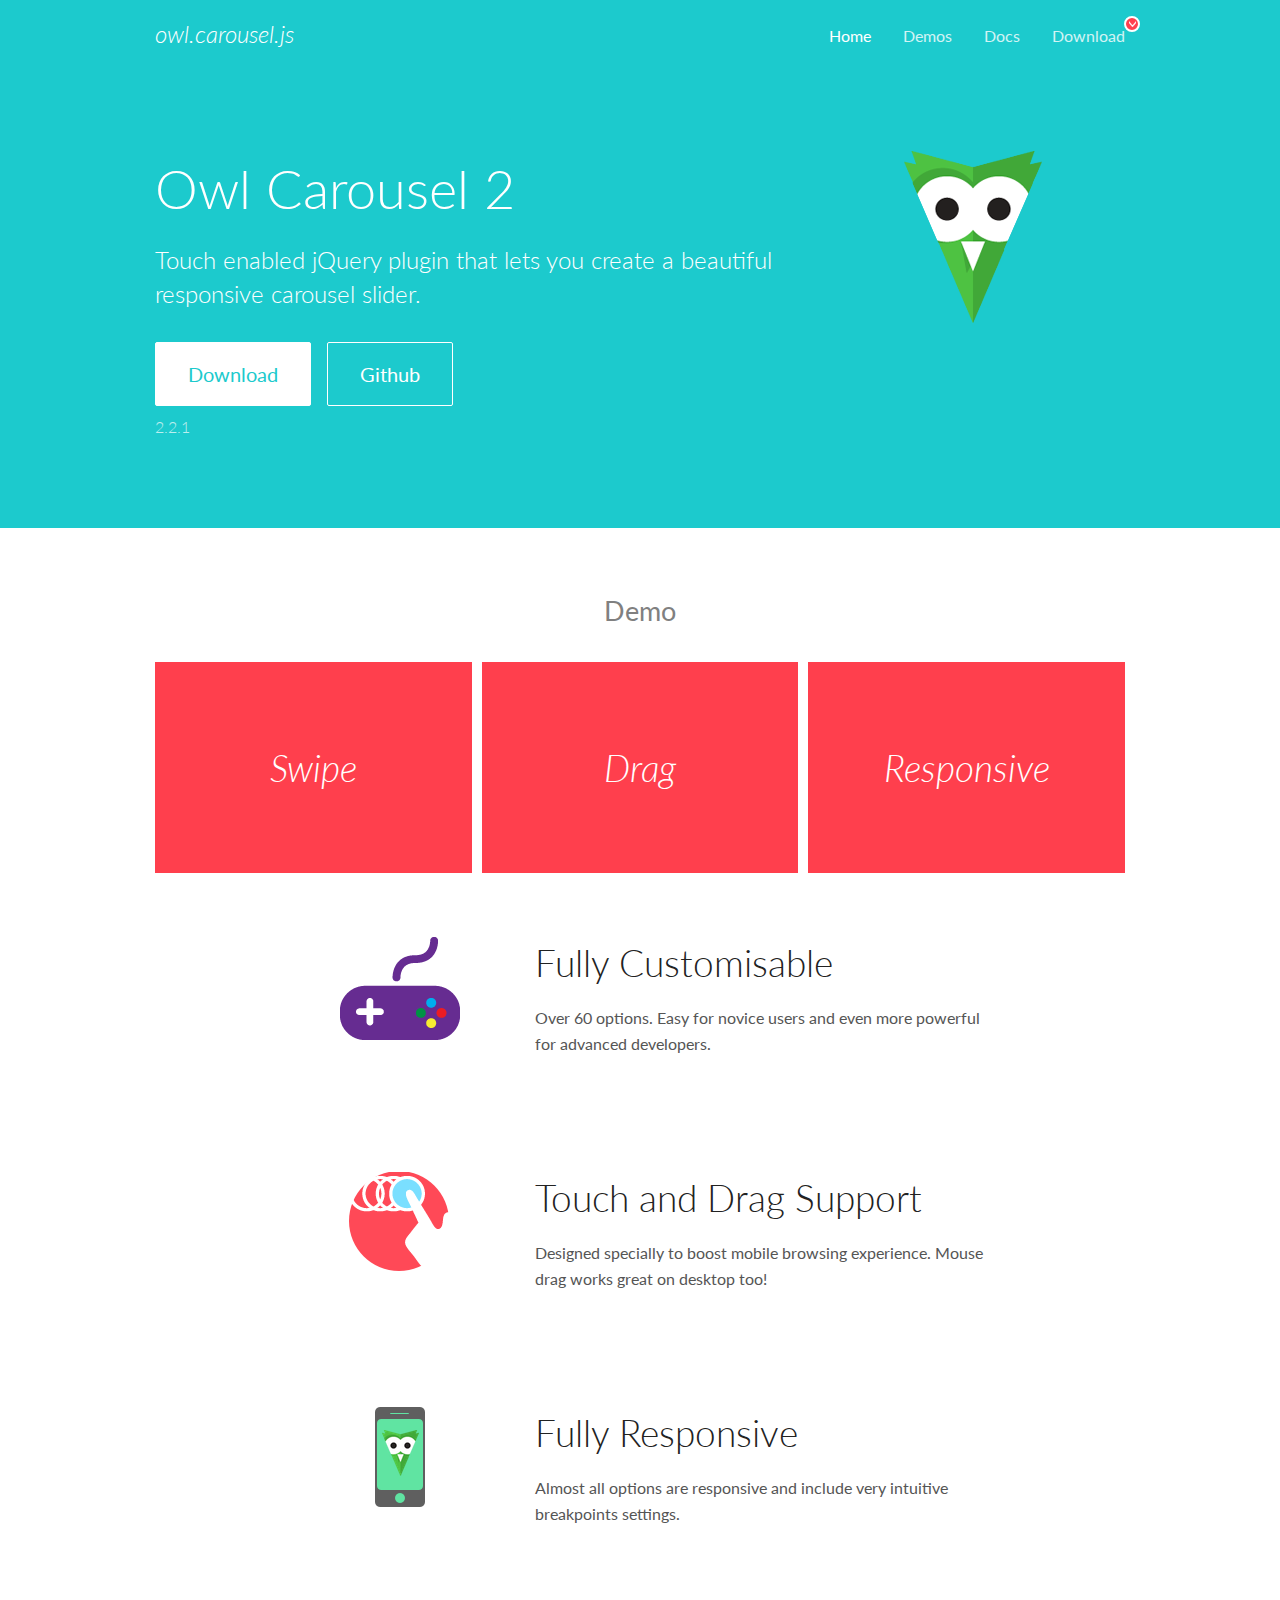
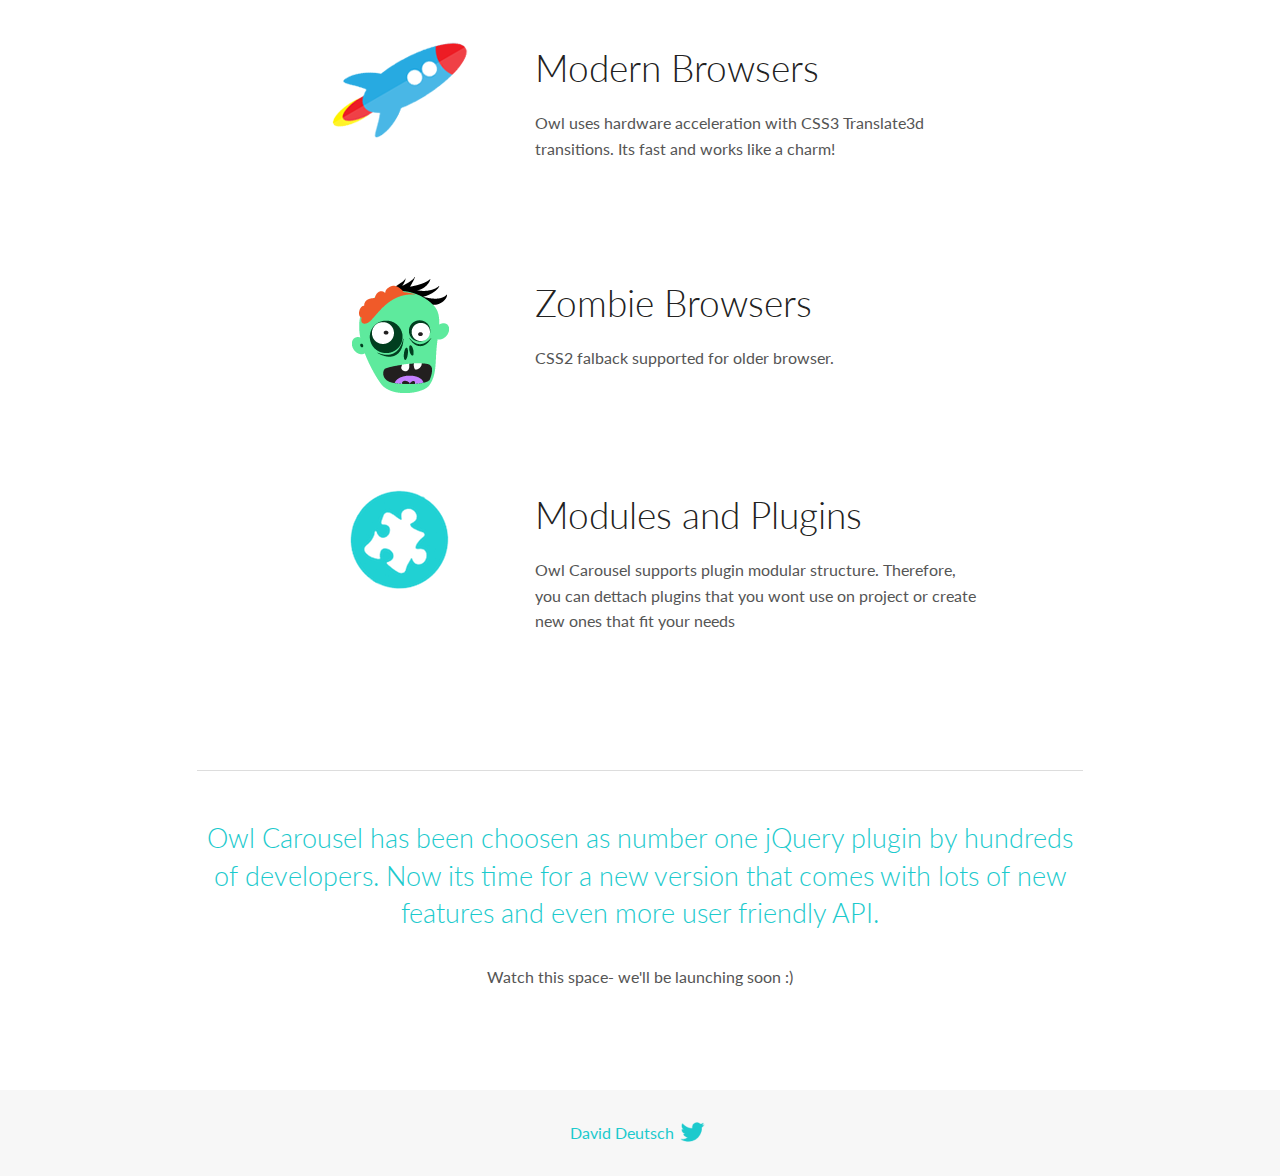
<file: Monica 13_7/vendor/OwlCarousel2-2.2.1/docs/index.html>
<!DOCTYPE html>
<html lang="en">
  <head>

    <!-- head -->
    <meta charset="utf-8">
    <meta name="msapplication-tap-highlight" content="no" />
    <meta name="viewport" content="width=device-width, initial-scale=1.0" />
    <meta name="description" content="Touch enabled jQuery plugin that lets you create beautiful responsive carousel slider.">
    <meta name="author" content="David Deutsch">
    <title>
      Home | Owl Carousel | 2.2.1
    </title>

    <!-- Stylesheets -->
    <link href='https://fonts.googleapis.com/css?family=Lato:300,400,700,400italic,300italic' rel='stylesheet' type='text/css'>
    <link rel="stylesheet" href="assets/css/docs.theme.min.css">

    <!-- Owl Stylesheets -->
    <link rel="stylesheet" href="assets/owlcarousel/assets/owl.carousel.min.css">
    <link rel="stylesheet" href="assets/owlcarousel/assets/owl.theme.default.min.css">

    <!-- HTML5 shim and Respond.js IE8 support of HTML5 elements and media queries -->

    <!--[if lt IE 9]>
      <script src="https://oss.maxcdn.com/libs/html5shiv/3.7.0/html5shiv.js"></script>
      <script src="https://oss.maxcdn.com/libs/respond.js/1.3.0/respond.min.js"></script>
    <![endif]-->

    <!-- Favicons -->
    <link rel="apple-touch-icon-precomposed" sizes="144x144" href="assets/ico/apple-touch-icon-144-precomposed.png">
    <link rel="shortcut icon" href="assets/ico/favicon.png">
    <link rel="shortcut icon" href="favicon.ico">

    <!-- Yeah i know js should not be in header. Its required for demos.-->

    <!-- javascript -->
    <script src="assets/vendors/jquery.min.js"></script>
    <script src="assets/owlcarousel/owl.carousel.js"></script>
  </head>
  <body>

    <!-- header -->
    <header class="header">
      <div class="row">
        <div class="large-12 columns">
          <div class="brand left">
            <h3>
              <a href="/OwlCarousel2/">owl.carousel.js</a> 
            </h3>
          </div>
          <a id="toggle-nav" class="right">
            <span></span> <span></span> <span></span> 
          </a> 
          <div class="nav-bar">
            <ul class="clearfix">
              <li class="active">
                <a href="/OwlCarousel2/index.html">Home</a> 
              </li>
              <li> <a href="/OwlCarousel2/demos/demos.html">Demos</a>  </li>
              <li> <a href="/OwlCarousel2/docs/started-welcome.html">Docs</a>  </li>
              <li>
                <a href="https://github.com/OwlCarousel2/OwlCarousel2/archive/2.2.1.zip">Download</a> 
                <span class="download"></span> 
              </li>
            </ul>
          </div>
        </div>
      </div>
    </header>

    <!-- home panel -->
    <section id="hero">
      <div class="row">
        <div class="large-8 medium-8 columns">
          <h1>Owl Carousel 2</h1>
          <h4>Touch enabled jQuery plugin that lets you create a beautiful responsive carousel slider.</h4>
          <a href="https://github.com/OwlCarousel2/OwlCarousel2/archive/2.2.1.zip" class="hero-button">Download</a> 
          <a href="https://github.com/OwlCarousel2/OwlCarousel2" class="hero-button outline">Github</a> 
          <p>2.2.1</p>
        </div>
        <div class="large-4 medium-4 columns">
          <img class="owl-logo" src="assets/img/owl-logo.png" alt="mr. Owl">
        </div>
      </div>
    </section>

    <!-- body -->
    <div class="home-demo">
      <div class="row">
        <div class="large-12 columns">
          <h3>Demo</h3>
          <div class="owl-carousel">
            <div class="item">
              <h2>Swipe</h2>
            </div>
            <div class="item">
              <h2>Drag</h2>
            </div>
            <div class="item">
              <h2>Responsive</h2>
            </div>
            <div class="item">
              <h2>CSS3</h2>
            </div>
            <div class="item">
              <h2>Fast</h2>
            </div>
            <div class="item">
              <h2>Easy</h2>
            </div>
            <div class="item">
              <h2>Free</h2>
            </div>
            <div class="item">
              <h2>Upgradable</h2>
            </div>
            <div class="item">
              <h2>Tons of options</h2>
            </div>
            <div class="item">
              <h2>Infinity</h2>
            </div>
            <div class="item">
              <h2>Auto Width</h2>
            </div>
          </div>
        </div>
      </div>
    </div>
    <script>
      var owl = $('.owl-carousel');
      owl.owlCarousel({
        margin: 10,
        loop: true,
        responsive: {
          0: {
            items: 1
          },
          600: {
            items: 2
          },
          1000: {
            items: 3
          }
        }
      })
    </script>

    <!-- features -->
    <div id="features">
      <div class="row">
        <div class="small-12 medium-9 small-centered columns">
          <section class="row feature">
            <div class="medium-4 small-12 columns">
              <img src="assets/img/feature-options.png" alt="">
            </div>
            <div class="medium-8 small-12 columns">
              <h2>Fully Customisable</h2>
              <p>Over 60 options. Easy for novice users and even more powerful for advanced developers.</p>
            </div>
          </section>
          <section class="row feature">
            <div class="medium-4 small-12 columns">
              <img src="assets/img/feature-drag.png" alt="">
            </div>
            <div class="medium-8 small-12 columns">
              <h2>Touch and Drag Support</h2>
              <p>Designed specially to boost mobile browsing experience. Mouse drag works great on desktop too!</p>
            </div>
          </section>
          <section class="row feature">
            <div class="medium-4 small-12 columns">
              <img src="assets/img/feature-responsive.png" alt="">
            </div>
            <div class="medium-8 small-12 columns">
              <h2>Fully Responsive</h2>
              <p>Almost all options are responsive and include very intuitive breakpoints settings.</p>
            </div>
          </section>
          <section class="row feature">
            <div class="medium-4 small-12 columns">
              <img src="assets/img/feature-modern.png" alt="">
            </div>
            <div class="medium-8 small-12 columns">
              <h2>Modern Browsers</h2>
              <p>Owl uses hardware acceleration with CSS3 Translate3d transitions. Its fast and works like a charm! </p>
            </div>
          </section>
          <section class="row feature">
            <div class="medium-4 small-12 columns">
              <img src="assets/img/feature-zombie.png" alt="">
            </div>
            <div class="medium-8 small-12 columns">
              <h2>Zombie Browsers</h2>
              <p>CSS2 falback supported for older browser.</p>
            </div>
          </section>
          <section class="row feature">
            <div class="medium-4 small-12 columns">
              <img src="assets/img/feature-module.png" alt="">
            </div>
            <div class="medium-8 small-12 columns">
              <h2>Modules and Plugins</h2>
              <p>Owl Carousel supports plugin modular structure. Therefore, you can dettach plugins that you wont use on project or create new ones that fit your needs</p>
            </div>
          </section>
        </div>
      </div>
    </div>

    <!-- footer -->
    <section id="teaser-text">
      <div class="row">
        <div class="small-12 medium-11 small-centered columns">
          <hr>
          <h3 id="owl-carousel-has-been-choosen-as-number-one-jquery-plugin-by-hundreds-of-developers-now-its-time-for-a-new-version-that-comes-with-lots-of-new-features-and-even-more-user-friendly-api-">Owl Carousel has been choosen as number one jQuery plugin by hundreds of developers. Now its time for a new version that comes with lots of new features and even more user friendly API.</h3>
          <p>Watch this space- we&#39;ll be launching soon :)</p>
        </div>
      </div>
    </section>

    <!-- footer -->
    <footer class="footer">
      <div class="row">
        <div class="large-12 columns">
          <h5>
            <a href="/OwlCarousel2/docs/support-contact.html">David Deutsch</a> 
            <a id="custom-tweet-button" href="https://twitter.com/share?url=https://github.com/OwlCarousel2/OwlCarousel2&text=Owl Carousel - This is so awesome! " target="_blank"></a> 
          </h5>
        </div>
      </div>
    </footer>

    <!-- vendors -->
    <script src="assets/vendors/highlight.js"></script>
    <script src="assets/js/app.js"></script>
  </body>
</html>
</file>
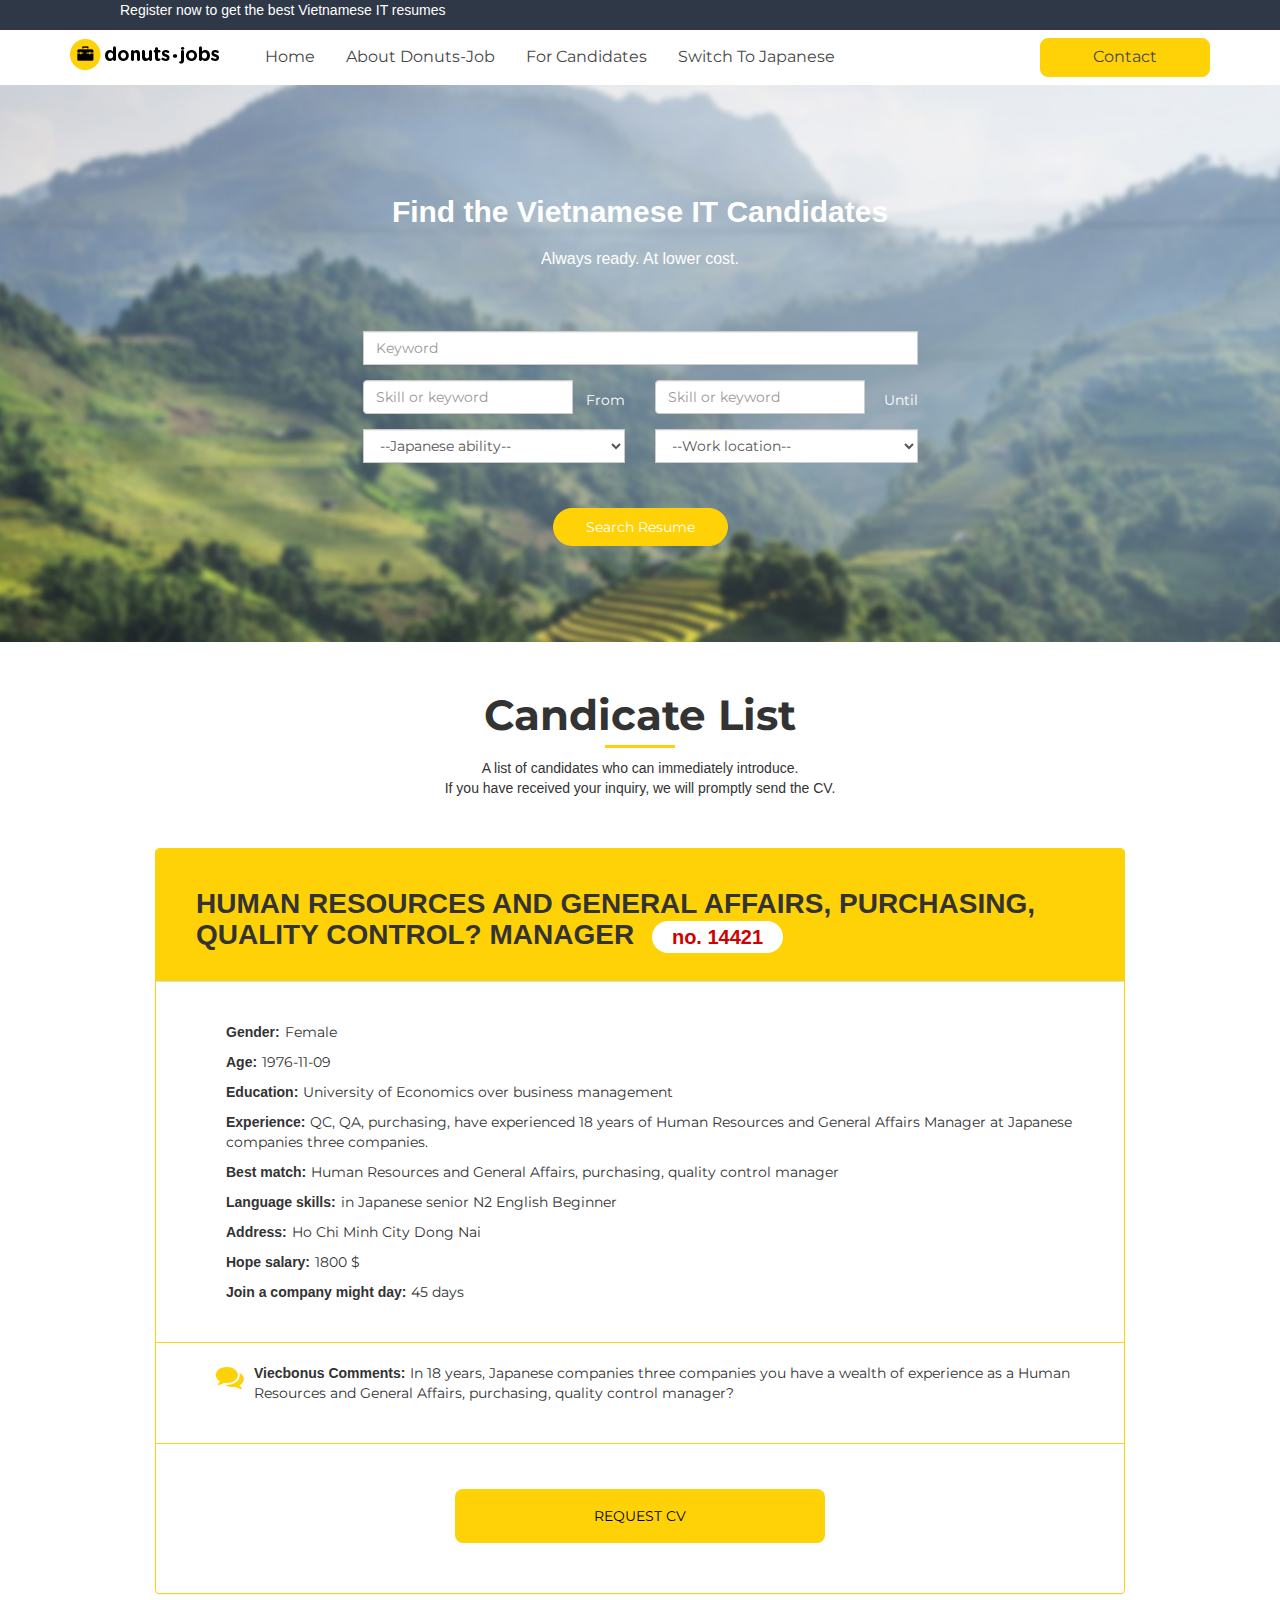
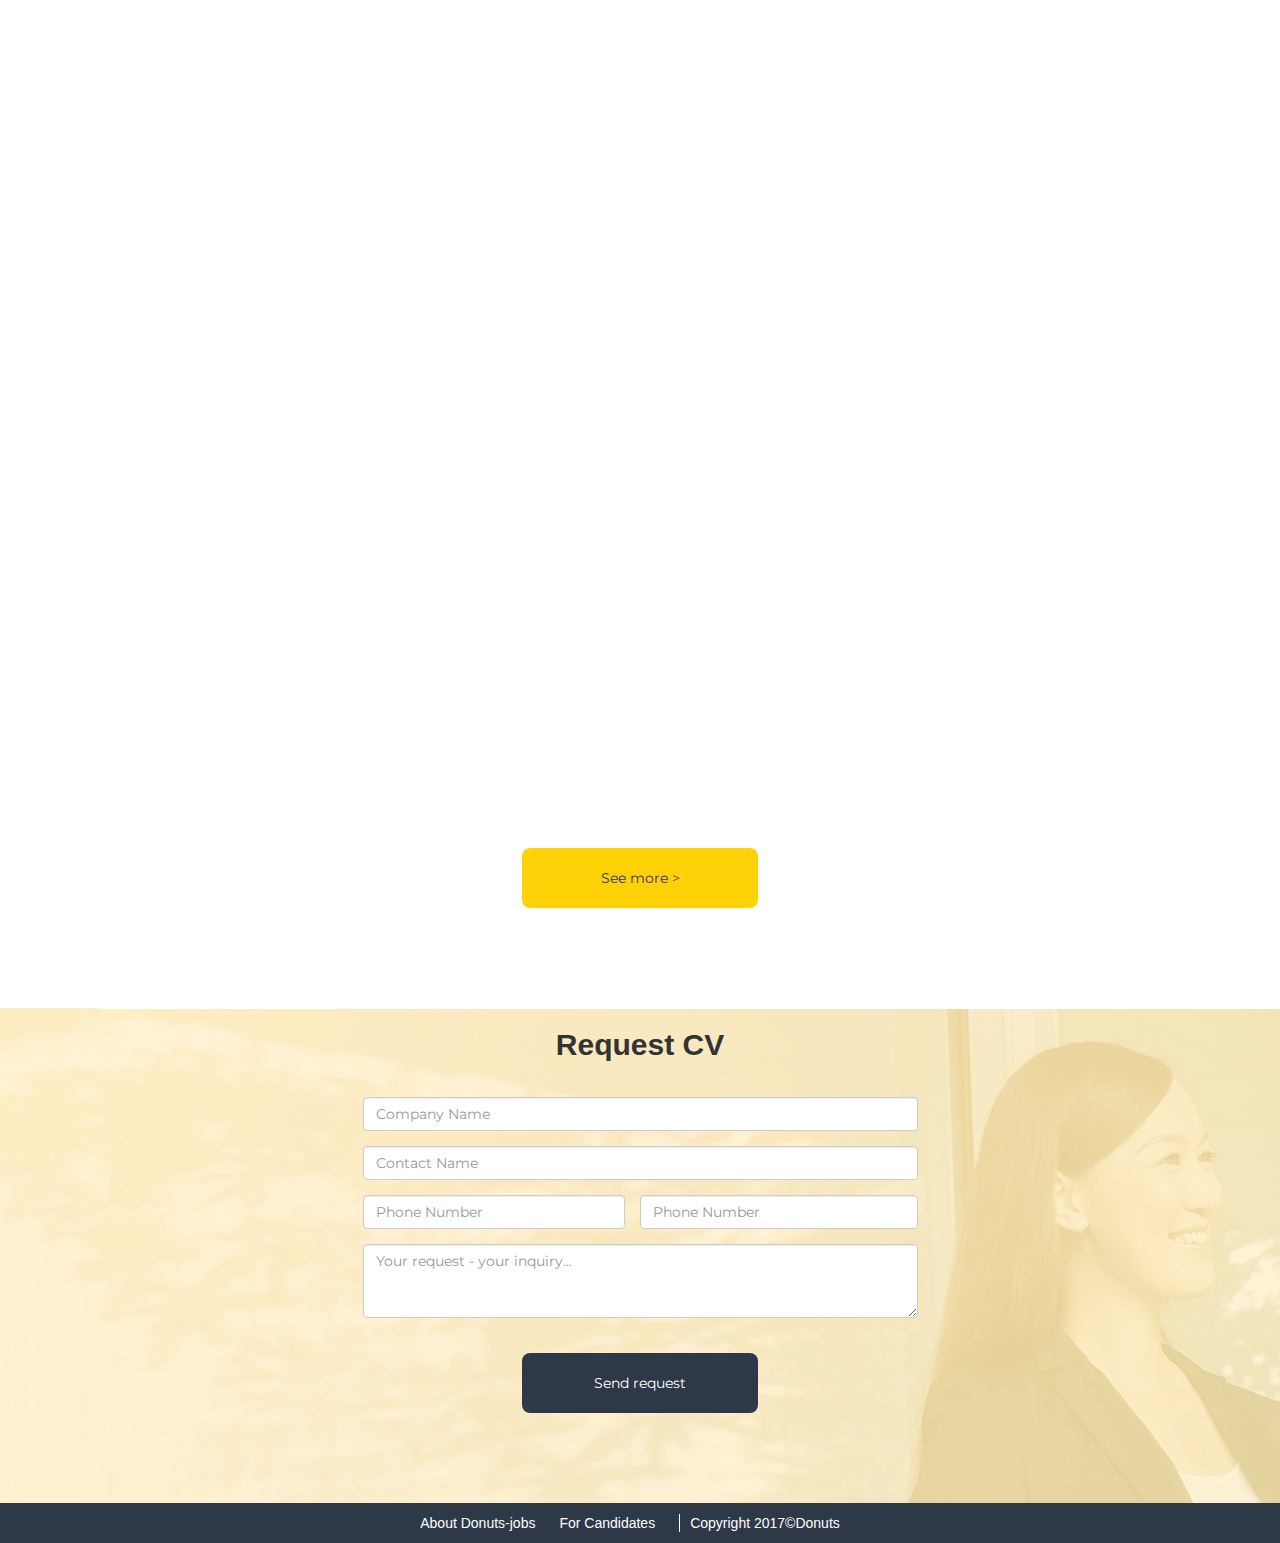
<file: Donuts/cv.html>
<!DOCTYPE html>
<html lang="en">
<head>
    <meta charset="UTF-8">
    <title>Donuts</title>
    <meta name="viewport" content="width=device-width, initial-scale=1.0">
    <link rel="stylesheet" href="vendor/bootstrap/css/bootstrap.min.css">
   <link href="https://fonts.googleapis.com/css?family=Montserrat:100,100i,200,200i,300,300i,400,400i,500,500i,600,600i,700,700i,800,800i,900,900i&amp;subset=vietnamese" rel="stylesheet">
    <link rel="stylesheet" href="vendor/font-awesome/css/font-awesome.min.css">
    <link rel="stylesheet" href="vendor/animate/animate.css">
    <link rel="stylesheet" href="css/cv.css">
    <link rel="stylesheet" href="css/index-responsive.css">
    <script src="vendor/jquery/jquery.min.js"></script>
    <script src="vendor/bootstrap/js/bootstrap.min.js"></script>
    <script src="vendor/owl-carousel/owl.carousel.min.js"></script>
    <script src="vendor/Counter-up-master/jquery.counterup.min.js"></script>
    <script src="vendor/wow/wow.min.js"></script>
    <script src="js/myJS.js"></script>
    <script>
     new WOW().init();
    </script>
</head>
<body>
<header id="header">
    <div class="top_header hidden-xs hidden-sm visible-md visible-lg">
        <div class="container">
            <p><a href="#" title="#">Register now to get the best Vietnamese IT resumes</a></p>
        </div>
    </div> 
    <div class="main_header">
        <div class="container">
            <div class="row">
                <div class="main_header_logo">
                    <div class="col-md-2">
                        <a href="index.html" title="home"><img src="img/Logo_donutsjobs-1-02.png" alt="#" /></a>
                    </div>
                </div>
                <div class="main_header_menu hidden-xs hidden-sm">
                    <div class="col-md-10">
                        <ul>
                            <li><a href="index.html">Home </a></li>
                            <li><a href="#">About Donuts-job</a></li>
                            <li><a href="cv.html">For Candidates</a></li>
                            <li><a href="register.html">Switch to Japanese</a></li>
                        </ul>
                        <button class="btn btn-default btn_contact">Contact</button>
                    </div>                   
                </div>
                <!--Menu mobile-->
                
                <!--End menu mobile-->
            </div>
        </div>
    </div>
    
<!--Menu mobile-->

<!--End mobile-->
</header>
<div class="banner">
    <div class="container">
        <div class="row">
           <div class="col-md-6 col-md-offset-3 col-xs-12">     
            <div class='banner_heading text-center wow zoomIn' data-wow-duration="2s" data-wow-delay="0s">
                <h2 class="banner_heading_title">Find the Vietnamese IT Candidates </h2>
                <p class="banner_heading_sub" >Always ready. At lower cost.</p>
            </div>
            <div class="banner_form wow slideInUp" data-wow-duration="2" data-wow-delay="0.5s">
                <div class="row">
                    <div class="col-md-12">
                        <div class="input-group">
                            <input type="text" class="form-control" placeholder="Keyword">
                        </div>
                    </div>
                </div>
                   <div class="row">
                    <div class="col-md-6">
                        <div class="input-group">
                            <input type="text" class="form-control form-control-custom" placeholder="Skill or keyword"> <span>From</span>
                        </div>
                    </div>
                     <div class="col-md-6">
                        <div class="input-group">
                            <input type="text" class="form-control form-control-custom" placeholder="Skill or keyword"> <span>Until</span>
                        </div>
                    </div>                   
                </div>
                <div class="row">
                    <div class="col-md-6">
                        <div class="input-group">
                          <select class="form-control" id="sel1">
                            <option>--Japanese ability--</option> --Work location--
                            <option>Company  (21-50 employees)</option>
                            <option>Company  (21-50 employees)</option>
                            <option>Company  (21-50 employees)</option>
                          </select>                            
                        </div>
                    </div>
                    <div class="col-md-6">
                         <div class="input-group">
                          <select class="form-control" id="sel1">
                            <option>--Work location--</option> 
                            <option>Company  (21-50 employees)</option>
                            <option>Company  (21-50 employees)</option>
                            <option>Company  (21-50 employees)</option>
                          </select>                            
                        </div>                       
                    </div>
                </div>
                <div class="row">
                    <button class="btn btn-default  btn_searchResume">Search Resume</button>
                </div>
            </div>
            </div>
        </div>
    </div>
</div>

<div class="candicate">
    <div class="container">
        <div class="col-xs-12">
          <div class="candicate_heading text-center">
            <h1>candicate list</h1>
            <p>A list of candidates who can immediately introduce. <br>If you have received your inquiry, we will promptly send the CV. </p>
        </div>
        <div class="row">
                <div class="candicate_panel wow fadeIn" data-wow-duration="3s" data-wow-delay"1s">
                    <div class="panel panel-default">
                      <div class="panel-heading">
                          <h2>Human Resources and General Affairs, purchasing, quality control? Manager <span class="number">no. 14421</span></h2>
                      </div>
                      <div class="panel-body">
                        <p class="panel-content">
                        <p><strong class="title">Gender:</strong>Female</p>
                        <p><strong class="title">Age:</strong>1976-11-09</p>
                        <p><strong class="title">Education:</strong>University of Economics over business management</p> 
                        <p><strong class="title">Experience:</strong>QC, QA, purchasing, have experienced 18 years of Human Resources 
                        and General Affairs Manager at Japanese companies three companies.</p> 
                        <p><strong class="title">Best match:</strong>Human Resources and General Affairs, purchasing, quality control manager</p>
                        <p><strong class="title">Language skills:</strong>in Japanese senior N2 English Beginner</p> 
                        <p><strong class="title">Address:</strong>Ho Chi Minh City Dong Nai</p>
                        <p><strong class="title">Hope salary:</strong>1800 $</p>
                        <p><strong class="title">Join a company might day:</strong>45 days</p> 
                        </p>                   
                      </div>
                      <div class="panel-comment">
                          <div class="panel-commnet-icon">
                              <i class="fa fa-comments" aria-hidden="true"></i>
                          </div>
                          <div class="panel-comment-word">
                            <p><strong class="title">Viecbonus Comments:</strong>In 18 years, Japanese companies three companies you have a wealth of experience as a Human Resources and General Affairs, purchasing, quality control manager?</p>
                          </div>
                      </div>
                      <div class="panel-button">
                          <button class="btn_requestCV">Request CV</button>
                      </div>
                    </div>
                </div>
                <div class="candicate_panel wow fadeIn" data-wow-duration="3s" data-wow-delay"1s">
                    <div class="panel panel-default">
                      <div class="panel-heading">Human Resources and General Affairs, purchasing, quality control? Manager <span class="number">no. 14421</span></div>
                      <div class="panel-body">
                        <p class="panel-content">
                        <p><strong class="title">Gender:</strong>Female</p>
                        <p><strong class="title">Age:</strong>1976-11-09</p>
                        <p><strong class="title">Education:</strong>University of Economics over business management</p> 
                        <p><strong class="title">Experience:</strong>QC, QA, purchasing, have experienced 18 years of Human Resources 
                        and General Affairs Manager at Japanese companies three companies.</p> 
                        <p><strong class="title">Best match:</strong>Human Resources and General Affairs, purchasing, quality control manager</p>
                        <p><strong class="title">Language skills:</strong>in Japanese senior N2 English Beginner</p> 
                        <p><strong class="title">Address:</strong>Ho Chi Minh City Dong Nai</p>
                        <p><strong class="title">Hope salary:</strong>1800 $</p>
                        <p><strong class="title">Join a company might day:</strong>45 days</p> 
                        </p>                   
                      </div>
                      <div class="panel-comment">
                          <div class="panel-commnet-icon">
                              <i class="fa fa-comments" aria-hidden="true"></i>
                          </div>
                          <div class="panel-comment-word">
                            <p><strong class="title">Viecbonus Comments:</strong>In 18 years, Japanese companies three companies you have a wealth of experience as a Human Resources and General Affairs, purchasing, quality control manager?</p>
                          </div>
                      </div>
                      <div class="panel-button">
                          <button class="btn_requestCV">Request CV</button>
                      </div>
                    </div>
                </div>
                <div class="candicate_panel wow fadeIn" data-wow-duration="3s" data-wow-delay"1s">
                    <div class="panel panel-default">
                      <div class="panel-heading">Human Resources and General Affairs, purchasing, quality control? Manager no. 14421</div>
                      <div class="panel-body">
                        <p class="panel-content">
                        <p><strong class="title">Gender:</strong>Female</p>
                        <p><strong class="title">Age:</strong>1976-11-09</p>
                        <p><strong class="title">Education:</strong>University of Economics over business management</p> 
                        <p><strong class="title">Experience:</strong>QC, QA, purchasing, have experienced 18 years of Human Resources 
                        and General Affairs Manager at Japanese companies three companies.</p> 
                        <p><strong class="title">Best match:</strong>Human Resources and General Affairs, purchasing, quality control manager</p>
                        <p><strong class="title">Language skills:</strong>in Japanese senior N2 English Beginner</p> 
                        <p><strong class="title">Address:</strong>Ho Chi Minh City Dong Nai</p>
                        <p><strong class="title">Hope salary:</strong>1800 $</p>
                        <p><strong class="title">Join a company might day:</strong>45 days</p> 
                        </p>                   
                      </div>
                      <div class="panel-comment">
                          <div class="panel-commnet-icon">
                              <i class="fa fa-comments" aria-hidden="true"></i>
                          </div>
                          <div class="panel-comment-word">
                            <p><strong class="title">Viecbonus Comments:</strong>In 18 years, Japanese companies three companies you have a wealth of experience as a Human Resources and General Affairs, purchasing, quality control manager?</p>
                          </div>
                      </div>
                      <div class="panel-button">
                          <button class="btn_requestCV">Request CV</button>
                      </div>
                    </div>
                </div>  
                <div class="candicate_panel wow fadeIn" data-wow-duration="3s" data-wow-delay"1s">
                    <div class="panel panel-default">
                      <div class="panel-heading">Human Resources and General Affairs, purchasing, quality control? Manager no. 14421</div>
                      <div class="panel-body">
                        <p class="panel-content">
                        <p><strong class="title">Gender:</strong>Female</p>
                        <p><strong class="title">Age:</strong>1976-11-09</p>
                        <p><strong class="title">Education:</strong>University of Economics over business management</p> 
                        <p><strong class="title">Experience:</strong>QC, QA, purchasing, have experienced 18 years of Human Resources 
                        and General Affairs Manager at Japanese companies three companies.</p> 
                        <p><strong class="title">Best match:</strong>Human Resources and General Affairs, purchasing, quality control manager</p>
                        <p><strong class="title">Language skills:</strong>in Japanese senior N2 English Beginner</p> 
                        <p><strong class="title">Address:</strong>Ho Chi Minh City Dong Nai</p>
                        <p><strong class="title">Hope salary:</strong>1800 $</p>
                        <p><strong class="title">Join a company might day:</strong>45 days</p> 
                        </p>                   
                      </div>
                      <div class="panel-comment">
                          <div class="panel-commnet-icon">
                              <i class="fa fa-comments" aria-hidden="true"></i>
                          </div>
                          <div class="panel-comment-word">
                            <p><strong class="title">Viecbonus Comments:</strong>In 18 years, Japanese companies three companies you have a wealth of experience as a Human Resources and General Affairs, purchasing, quality control manager?</p>
                          </div>
                      </div>
                      <div class="panel-button">
                          <button class="btn_requestCV">Request CV</button>
                      </div>
                    </div>
                </div>  
                <div class="candicate_panel wow fadeIn" data-wow-duration="3s" data-wow-delay"1s">
                    <div class="panel panel-default">
                      <div class="panel-heading">Human Resources and General Affairs, purchasing, quality control? Manager no. 14421</div>
                      <div class="panel-body">
                        <p class="panel-content">
                        <p><strong class="title">Gender:</strong>Female</p>
                        <p><strong class="title">Age:</strong>1976-11-09</p>
                        <p><strong class="title">Education:</strong>University of Economics over business management</p> 
                        <p><strong class="title">Experience:</strong>QC, QA, purchasing, have experienced 18 years of Human Resources 
                        and General Affairs Manager at Japanese companies three companies.</p> 
                        <p><strong class="title">Best match:</strong>Human Resources and General Affairs, purchasing, quality control manager</p>
                        <p><strong class="title">Language skills:</strong>in Japanese senior N2 English Beginner</p> 
                        <p><strong class="title">Address:</strong>Ho Chi Minh City Dong Nai</p>
                        <p><strong class="title">Hope salary:</strong>1800 $</p>
                        <p><strong class="title">Join a company might day:</strong>45 days</p> 
                        </p>                   
                      </div>
                      <div class="panel-comment">
                          <div class="panel-commnet-icon">
                              <i class="fa fa-comments" aria-hidden="true"></i>
                          </div>
                          <div class="panel-comment-word">
                            <p><strong class="title">Viecbonus Comments:</strong>In 18 years, Japanese companies three companies you have a wealth of experience as a Human Resources and General Affairs, purchasing, quality control manager?</p>
                          </div>
                      </div>
                      <div class="panel-button">
                          <button class="btn_requestCV">Request CV</button>
                      </div>
                    </div>
                </div>                                      
                <button class="btn_seeMore" id="loadMore">See more ></button>                            
            </div>
        </div>                
    </div>
</div>

<div class="request">
    <div class="container">
        <div class="row">
            <div class="col-md-6 col-md-offset-3">
                <h2 class="text-center">Request CV</h2>
                <form action="#">
                    <div class="form-group">
                        <input type="text" class="form-control" placeholder="Company Name">
                    </div>
                    <div class="form-group">
                        <input type="text" class="form-control" placeholder="Contact Name">
                    </div>
                    <div class="col-md-6 number_left">
                        <div class="form-group">
                            <input type="number_format" class="form-control" placeholder="Phone Number">
                        </div>                        
                    </div>
                    <div class="col-md-6 number_right">
                         <div class="form-group">
                            <input type="number_format" class="form-control" placeholder="Phone Number">
                        </div>                          
                    </div>
                    <div class="form-group">
                        <textarea class="form-control" rows="3" placeholder="Your request - your inquiry..."></textarea>
                    </div>             
                </form>
                <button class="btn_sendRequest">Send request</button>
            </div>
        </div>
    </div>
</div>


<footer>
    <ul class="text-center hidden-xs">
        <li><a href="#">About Donuts-jobs </a></li>
        <li><a href="#">For Candidates</a></li>
        <li><a href="#">Copyright 2017©Donuts</a></li>
    </ul>
    
    <div class="footer_mobile text-center visible-xs hidden-sm hidden-md hidden-lg">
        <p>Copyright 2017©Donuts</p>
    </div>
    
    <a href="#" id="return-to-top"><i class="fa fa-arrow-up" aria-hidden="true"></i></a>
</footer>
</body>
</html>
</file>
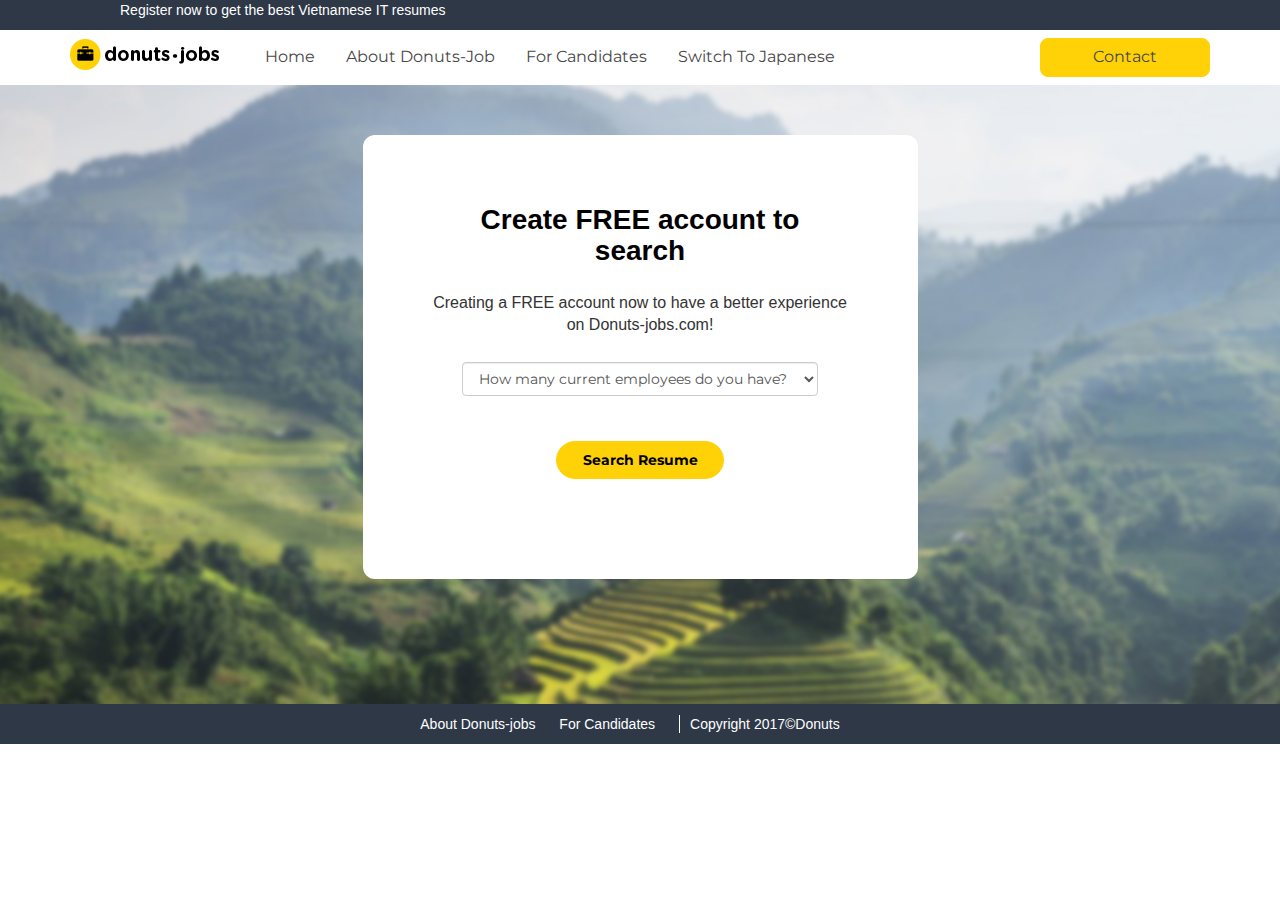
<file: Donuts/register.html>
<!DOCTYPE html>
<html lang="en">
<head>
    <meta charset="UTF-8">
    <title>Donuts - Register</title>
    <meta name="viewport" content="width=device-width, initial-scale=1.0">
    <link rel="stylesheet" href="vendor/bootstrap/css/bootstrap.min.css">
    <link rel="stylesheet" href="vendor/owl-carousel/assets/owl.carousel.min.css">
    <link rel="stylesheet" href="vendor/owl-carousel/assets/owl.theme.default.min.css">
    <link href="https://fonts.googleapis.com/css?family=Montserrat" rel="stylesheet">
    <link rel="stylesheet" href="vendor/font-awesome/css/font-awesome.min.css">
    <link rel="stylesheet" href="vendor/animate/animate.css">
    <link rel="stylesheet" href="css/register.css">
    <link rel="stylesheet" href="css/index-responsive.css">
    
</head>
<body>
<header id="header">
    <div class="top_header hidden-xs hidden-sm visible-md visible-lg">
        <div class="container">
            <p><a href="#" title="#">Register now to get the best Vietnamese IT resumes</a></p>
        </div>
    </div> 
    <div class="main_header">
        <div class="container">
            <div class="row">
                <div class="main_header_logo">
                    <div class="col-md-2">
                        <a href="index.html" title="home"><img src="img/Logo_donutsjobs-1-02.png" alt="#" /></a>
                    </div>
                </div>
                <div class="main_header_menu hidden-xs hidden-sm">
                    <div class="col-md-10">
                        <ul>
                            <li><a href="index.html">Home </a></li>
                            <li><a href="#">About Donuts-job</a></li>
                            <li><a href="cv.html">For Candidates</a></li>
                            <li><a href="register.html">Switch to Japanese</a></li>
                        </ul>
                        <button class="btn btn-default btn_contact">Contact</button>
                    </div>                   
                </div>
                <!--Menu mobile-->
                
                <!--End menu mobile-->
            </div>
        </div>
    </div>
    
<!--Menu mobile-->

<!--End mobile-->
</header>

<div class="banner">
    <div class="container">
        <div class="row">
           <div class="col-md-6 col-md-offset-3 col-xs-12">     
             <div class="banner_box wow bounceInDown" data-wow-duration="2s" data-wow-delay="0.2s">
                 <div class="banner_heading text-center">
                    <h2 class="banner_heading_title">Create FREE account to search </h2>
                    <p class="banner_heading_sub">Creating a FREE account now to have a better experience on Donuts-jobs.com!</p>
                 </div>
                 <div class="banner_form">
                    <div class="row">
                         <div class="form-group">
                              <select class="form-control" id="sel1">
                                <option>How many current employees do you have? </option>
                                <option>Company  (21-50 employees)</option>
                                <option>Company  (21-50 employees)</option>
                                <option>Company  (21-50 employees)</option>
                              </select>
                        </div>                                   
                    </div>
                    <div class="row">
                        <button class="btn btn-default  btn_searchResume">Search Resume</button>
                    </div>
                 </div>
                 <div class="banner_form2">
                    <div class="row">
                        <div class="form-group">
                            <input type="text" class="form-control" placeholder="Your Name">
                        </div>
                         <div class="form-group">
                            <input type="email" class="form-control" placeholder="Email">
                        </div>
                         <div class="form-group">
                            <input type="text" class="form-control" placeholder="Password">
                        </div>                                              
                         <div class="form-group">
                              <select class="form-control" id="sel1">
                                <option>- Your Current Title -  </option>
                                <option>Company  (21-50 employees)</option>
                                <option>Company  (21-50 employees)</option>
                                <option>Company  (21-50 employees)</option>
                              </select>
                        </div>                                   
                    </div>
                    <div class="row">
                        <button class="btn btn-default  btn_searchResume">CONTINUE</button>
                    </div>
                 </div>                                  
             </div>
        </div>
    </div>
</div>
</div>





<footer>
    <ul class="text-center hidden-xs">
        <li><a href="#">About Donuts-jobs </a></li>
        <li><a href="#">For Candidates</a></li>
        <li><a href="#">Copyright 2017©Donuts</a></li>
    </ul>
    
    <div class="footer_mobile text-center visibile-xs hidden-sm hidden-md hidden-lg">
        <p>Copyright 2017©Donuts</p>
    </div>
</footer>

<script src="vendor/jquery/jquery.min.js"></script>
<script src="vendor/bootstrap/js/bootstrap.min.js"></script>
<script src="vendor/owl-carousel/owl.carousel.min.js"></script>
<script src="vendor/Counter-up-master/jquery.counterup.min.js"></script>
<script src="vendor/wow/wow.min.js"></script>
<script src="js/myJS.js"></script>
    <script>
     new WOW().init();
    </script>
</body>
</html>
</file>
<file: Donuts/css/cv.css>
* {
    padding: 0;
    margin: 0;
}

html, body {
    font-family: 'Montserrat', sans-serif;
    font-size: 14px;
}
    

.top_header {
    padding-left: 100px;
    background: #2e3847;
}

.top_header a {
    color: #fff;
    font-family: 'Montserrat Regular', sans-serif;
    text-decoration: none;
}

.top_header a:hover {
    color: #ffd207;
}

.main_header {
    padding: 8px 0;
}

.main_header_menu ul {
    padding: 0;
    margin: 0;
    list-style: none;
    float: left;
}

.main_header_menu ul li {
    display: inline-block;
    padding-right: 27px;
    padding-top: 8px;
}

.main_header_menu ul li:last-child {
    padding-right: 0;
}

.main_header_menu li a {
    color: #474747;
    text-decoration: none;
    text-transform: capitalize;
    font-size: 16px;
}

.main_header_menu a:hover {
    color: #ffd207;
    font-size: 18px;
}

.btn_contact {
    width: 170px;
    height: 39px;
    text-align: center;
    background: #ffd207;
    color: #474747;
    font-size: 16px;
    border: 1px solid #ffd207;
    border-radius: 8px;
    float: right;
}

/*End header*/

/*Banner*/

.banner {
    background-image: url('../img/bg.jpg');
    background-repeat: no-repeat;
    background-size: cover;
    background-position: center;
    background-attachment: fixed;
    color: white;
}

.banner_heading_title {
    margin-top: 110px;
    margin-bottom: 20px;
    font-family: 'Montserrat Bold', sans-serif;
    font-weight: bold;
}

.banner_heading_sub {
    margin-bottom: 60px;
    font-family: 'Montserrat Regular', sans-serif;
    font-size: 16px;
    
}

.input-group {
    width: 100%;
    margin-bottom: 15px;
    position: relative;
}

.input-group span {
    position: absolute;
    top: 10px;
    right: 0;
}

.form-control-custom {
    width: 80% !important;
}

.btn_searchResume {
    display: block;
    margin: 30px auto 96px auto;
    background: #ffd207;
    color: white;
    border-color: #ffd207;
    padding: 8px 32px;
    border-radius: 24px;
}

/*End Banner*/


/*Candicate*/
.panel-default {
    border-color: #ffd207;
}

.candicate_heading {
    margin-top: 30px;
    margin-bottom: 50px;
}

.candicate_heading h1 {
    text-transform: capitalize;
    font-weight: bold;
    position: relative;
    display: inline-block;
    margin-bottom: 20px;
    font-size: 42px;
}

.candicate_heading h1::after {
    content: '';
    height: 3px;
    width: 70px;
    position: absolute;
    background: #ffd207;
    bottom: -10px;
    left: 50%;
    transform: translate(-50%,0);
}

.candicate_heading p {
    line-height: 20px;
    font-family: 'Montserrat Light',sans-serif;
}

.candicate_panel {       
    width: 970px;
    height: 770px;
    margin: 0 auto;
    display: none;
    margin-bottom: 30px;
}

.panel-heading{
    padding: 20px 40px;
    background: #ffd207 !important;
}

.panel-heading h2 {
    font-size: 28px;
    font-family: 'Montserrat Medium',sans-serif;
    font-weight: 600;
    text-transform: uppercase;
}

.number {
    background: #fff;
    border-radius: 24px;
    color: #ce0000;
    font-size: 20px;
    text-transform: none;
    margin-left: 10px;
    padding: 5px 20px;
}

.panel-content {
    font-family: 'Montserrat Regular', sans-serif;
}

.panel-body {
    padding: 30px 0 30px 70px;
}

strong.title {
    padding-right: 5px;
    font-family: 'Montserrat Bold',sans-serif;
}

.panel-comment {
    border-top: 1px solid #ffd207;
    border-bottom: 1px solid #ffd207;
    padding: 20px 0 30px 60px;
}

.panel-commnet-icon {
    float: left;
    margin-right: 10px;
}

.panel-commnet-icon i {
    font-size: 28px;
    color: #ffd207;
}

.panel-comment-word {
    line-height: 20px;
}

.panel-button {
    padding-top: 45px;
    padding-bottom: 50px;
}

.btn_requestCV {
    display: block;
    width: 370px;
    height: 54px;
    text-transform: uppercase;
    background: #ffd207;
    color: #000;
    border-radius: 8px;
    margin: 0 auto;
    border: none;
}

.btn_seeMore {
    width: 236px;
    height: 60px;
    background: #ffd207;
    border-radius: 8px;
    margin: 0 auto 100px auto;
    display: block;
    border: none;
}

/*End Candicate*/

/*Request*/
.request {
    background: url('../img/bg2.jpg') no-repeat;
}

.request h2 {
    font-family: 'Montserrat Bold',sans-serif;
    font-weight: bold;
    margin-bottom: 36px;
}

.number_left {
    padding-left: 0;
}

.number_right {
    padding: 0;
}

.btn_sendRequest {
    width: 236px;
    height: 60px;
    background: #2e3847;
    color: #fff;
    border-radius: 8px;
    display: block;
    margin: 35px auto 90px auto;
    border: none;
}

/*Footer*/

footer {
    background: #2e3847;
    padding: 10px 0;
}

footer ul {
    padding: 0;
    margin: 0;
    list-style: none;
}

footer ul li {
    display: inline;
    padding-right: 20px;
}

footer ul li:last-child {
    border-left: 1px solid #fff;
    padding-left: 10px;
}

footer ul li a {
    text-align: center;
    color: white;
    text-decoration: none;
    font-family: 'Montserrat Regular',sans-serif;
    display: inline-block;
    margin: 0;
}

footer ul li a:hover {
    color: #ffd207;
    text-decoration: none;
}

#return-to-top {
    position: fixed;
    bottom: 20px;
    right: 20px;
    background: rgb(0, 0, 0);
    background: rgba(0, 0, 0, 0.7);
    width: 50px;
    height: 50px;
    display: block;
    text-decoration: none;
    -webkit-border-radius: 35px;
    -moz-border-radius: 35px;
    border-radius: 35px;
    display: none;
    -webkit-transition: all 0.3s linear;
    -moz-transition: all 0.3s ease;
    -ms-transition: all 0.3s ease;
    -o-transition: all 0.3s ease;
    transition: all 0.3s ease;
}
#return-to-top i {
    color: #fff;
    margin: 0;
    position: relative;
    left: 16px;
    top: 13px;
    font-size: 19px;
    -webkit-transition: all 0.3s ease;
    -moz-transition: all 0.3s ease;
    -ms-transition: all 0.3s ease;
    -o-transition: all 0.3s ease;
    transition: all 0.3s ease;
}
#return-to-top:hover {
    background: rgba(0, 0, 0, 0.9);
}
#return-to-top:hover i {
    color: #fff;
    top: 5px;
}

/*End Footer*/
</file>
<file: Donuts/css/index-responsive.css>
@media (max-width: 1024px) {
    .owl-nav {
        display: none;
    }
    
    .top_header{
        padding: 0;
    }
    
    .top_header p {
        margin: 10px 100px 10px;
    }
}

@media only screen and (max-width: 768px) {
/*Header*/
    .banner_heading_title {
        margin-top: 103px;
    }
    
    .banner_heading_sub {
        margin-bottom: 30px;
    }
    
    .input-group {
        margin: 0 auto 30px auto;
        width: 80%;
    }
    
    .btn_searchResume {
        margin: 20px auto 30px auto;
    }
    
    .intro_heading_des {
        margin-bottom: 10px;
    }    
/*End header*/
    
/*Count*/
    .count_box {
        padding: 50px 0;
    }
    
    .count_item {
        margin: 20px 0;
    }
    
    .count_item_left {
        float: left;
        margin-right: 0;
        text-align: right;
    }
    
    .count_item_right {
        display: block;
    } 
    
    .count_item_right p {
        white-space: normal;
    }
/*End count*/
    
/*Partners*/
    .partners_mobile {
        background: #2e3847;
        color: #fff;
    }
    
    .partners_mobile h1 {
        margin-bottom: 30px;
    }
    
    .partners_mobile_box {
        padding-bottom: 40px;
    }
    
    .partners_item_left {
        padding-right: 0;
    }
    
    .partners_item_left img {
        float: right;
        margin-bottom: 30px;
    }
    
    .partners_item_right img {
        margin-bottom: 30px;
    }    
/*End partners*/
    
/*Help*/
    .help .container {
        padding: 10px 50px;
    }
    
    .help_heading p {
        margin-bottom: 20px;
    }
    
    .help_item .caption1 p {
        margin-bottom: 10px;
    }
/*End help*/
    
    .owl-nav {
        display: none;
    }
    
    .candicate_panel {
        height: auto;
        width: auto;
    }    

}

@media (max-width: 480px) {
    
    .banner {
        
    }
    
    .banner_heading {
        padding: 80px 20px 0 20px;
    }
    
    .banner_heading_title {
        margin-top: 0;
    }
    
    .banner_box {
        padding: 0;
        margin-bottom: 227px;

    }
    
    .count_box {
        padding: 50px 0;
    }
    
    .intro_heading_des {
        padding: 0;
    }
    
    .caption p {
        margin-bottom: 10px;
    }
    
    .count_item_left {
        margin-right: 0;
        text-align: right;
    }
    
    .count_item_right p {
        margin-top: 10px;
    }
    
    .count_item {
        margin: 30px;
    }
    
    
    .help>.container {
        padding: 10px 20px;
    }
    
    .partners_mobile {
        background: #2e3847;
        color: #fff;
    }
    
    .partners_mobile h1 {
        margin-bottom: 30px;
    }
    
    .partners_mobile_box {
        padding-bottom: 40px;
    }
    
    .partners_item_left {
        padding-right: 0;
    }
    
    .partners_item_left img {
        float: right;
        margin-bottom: 30px;
    }
    
    .partners_item_right img {
        margin-bottom: 30px;
    }
    
/*    Page CV*/
    .candicate_panel {
        width: auto;
        height: auto;
    }
    
    .candicate_heading {
        margin: 20px 0;
    }
    
    .candicate_heading h1 {
        font-size: 36px;
    }
    
    .candicate_heading  p {
        font-size: 11px;
    }
    
    .candicate_panel {
        margin-bottom: 30px;
    }
    
    .panel-heading {
        padding: 10px;
    }
    
    .panel-heading h2 {
        font-size: 20px;
    }
    
    .number {
        padding: 0 10px;
    }
    
    .panel-body {
        padding: 10px;
    }
    
    .panel-comment {
        padding: 20px 10px;
    }
    
    .panel-button {
        padding: 20px 0;
    }
    
    .btn_requestCV {
        width: auto;
        height: auto;
        padding: 8px 24px;
    }
    
    .btn_seeMore {
        width: auto;
        height: auto;
        margin: 0 auto 50px auto;
        padding: 12px 64px;
    }
/*    End CV*/
    
    footer {
        padding: 10px;
    }
    
    footer ul li {
        padding-right: 5px;
    }
    
    footer ul li a {
        font-size: 11px;
    }
    
    .footer_mobile p {
        color: #fff;
        margin: 0;
    }
}
</file>
<file: Donuts/css/register.css>
* {
    padding: 0;
    margin: 0;
}

html, body {
    font-family: 'Montserrat', sans-serif;
    font-size: 14px;
}

#header {
    
}

.top_header {
    padding-left: 100px;
    background: #2e3847;
}

.top_header a {
    color: #fff;
    font-family: 'Montserrat Regular', sans-serif;
    text-decoration: none;
}

.top_header a:hover {
    color: #ffd207;
}

.main_header {
    padding: 8px 0;
}

.main_header_menu ul {
    padding: 0;
    margin: 0;
    list-style: none;
    float: left;
}

.main_header_menu ul li {
    display: inline-block;
    padding-right: 27px;
    padding-top: 8px;
}

.main_header_menu ul li:last-child {
    padding-right: 0;
}

.main_header_menu li a {
    color: #474747;
    text-decoration: none;
    text-transform: capitalize;
    font-size: 16px;
}

.main_header_menu a:hover {
    color: #ffd207;
    font-size: 18px;
}

.btn_contact {
    width: 170px;
    height: 39px;
    text-align: center;
    background: #ffd207;
    color: #474747;
    font-size: 16px;
    border: 1px solid #ffd207;
    border-radius: 8px;
    float: right;
}

/*End header*/

/*Banner*/

.banner {
    background-image: url('../img/bg.jpg');
    background-repeat: no-repeat;
    background-size: cover;
    background-position: center;
    background-attachment: fixed;
    color: white;
}

.banner_box { 
    background: #fff;
    color: #000;
    height: auto;
    margin: 0 auto;
    padding: 70px;
    margin-top: 50px;
    margin-bottom: 125px;
    border-radius: 12px;
}

.banner_heading_title {
    font-size: 28px;
    margin-top: 0;
    margin-bottom: 25px;
    font-family: 'Montserrat Bold', sans-serif;
    font-weight: bold;
}

.banner_heading_sub {
    margin-bottom: 25px;
    font-family: 'Montserrat Regular', sans-serif;
    font-size: 16px;  
    color: #333;
}

.form-control {
    width: 80%;
    margin: 0 auto;
}

.fa-search {
    color: #000;
}

.btn_searchResume {
    display: block;
    margin: 30px auto;
    background: #ffd207;
    color: #000;
    font-weight: bold;
    border-color: #ffd207;
    width: 168px;
    height: 38px;
    border-radius: 24px;
}

.banner_form2 {
    display: none;
}

/*End Banner*/


/*Footer*/

footer {
    background: #2e3847;
    padding: 10px 0;
}

footer ul {
    padding: 0;
    margin: 0;
    list-style: none;
}

footer ul li {
    display: inline;
    padding-right: 20px;
}

footer ul li:last-child {
    border-left: 1px solid #fff;
    padding-left: 10px;
}

footer ul li a {
    text-align: center;
    color: white;
    text-decoration: none;
    font-family: 'Montserrat Regular',sans-serif;
}

footer ul li a:hover {
    color: #ffd207;
    text-decoration: none;
}
/*End Footer*/
</file>
